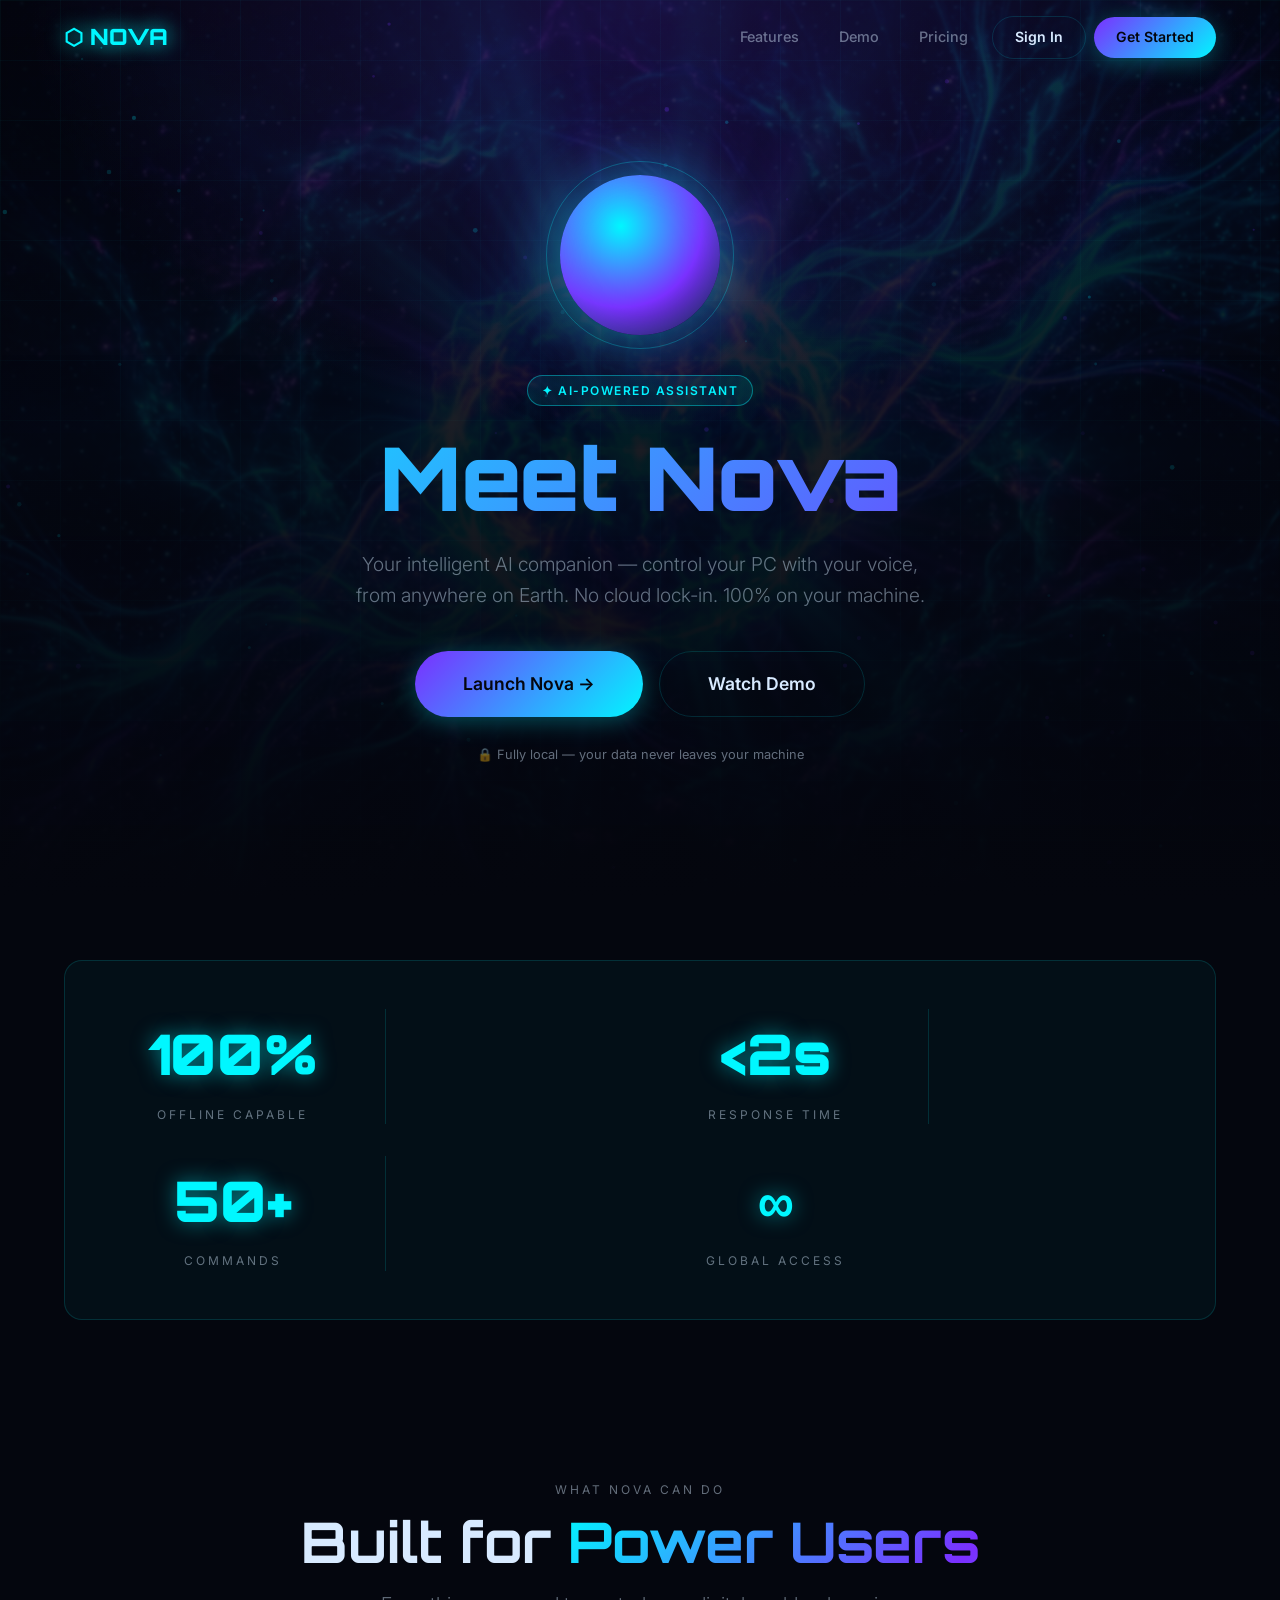
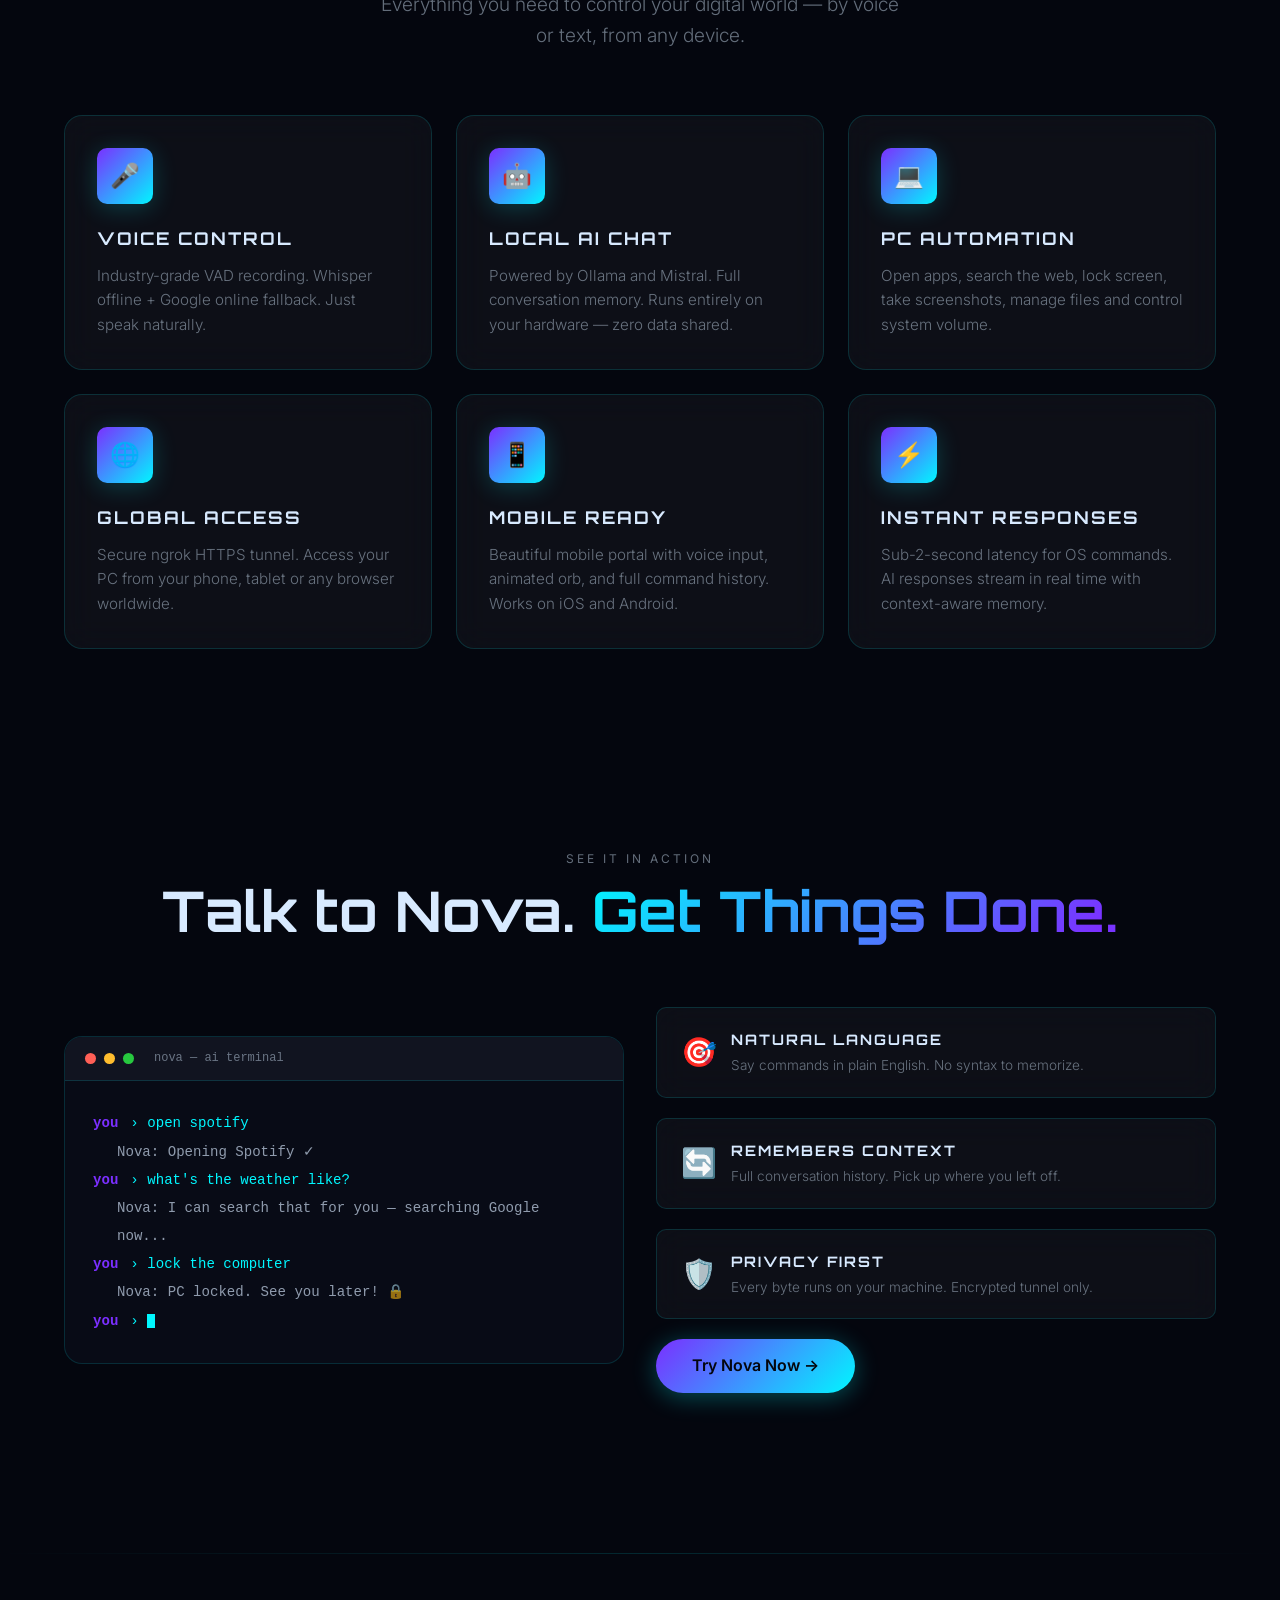
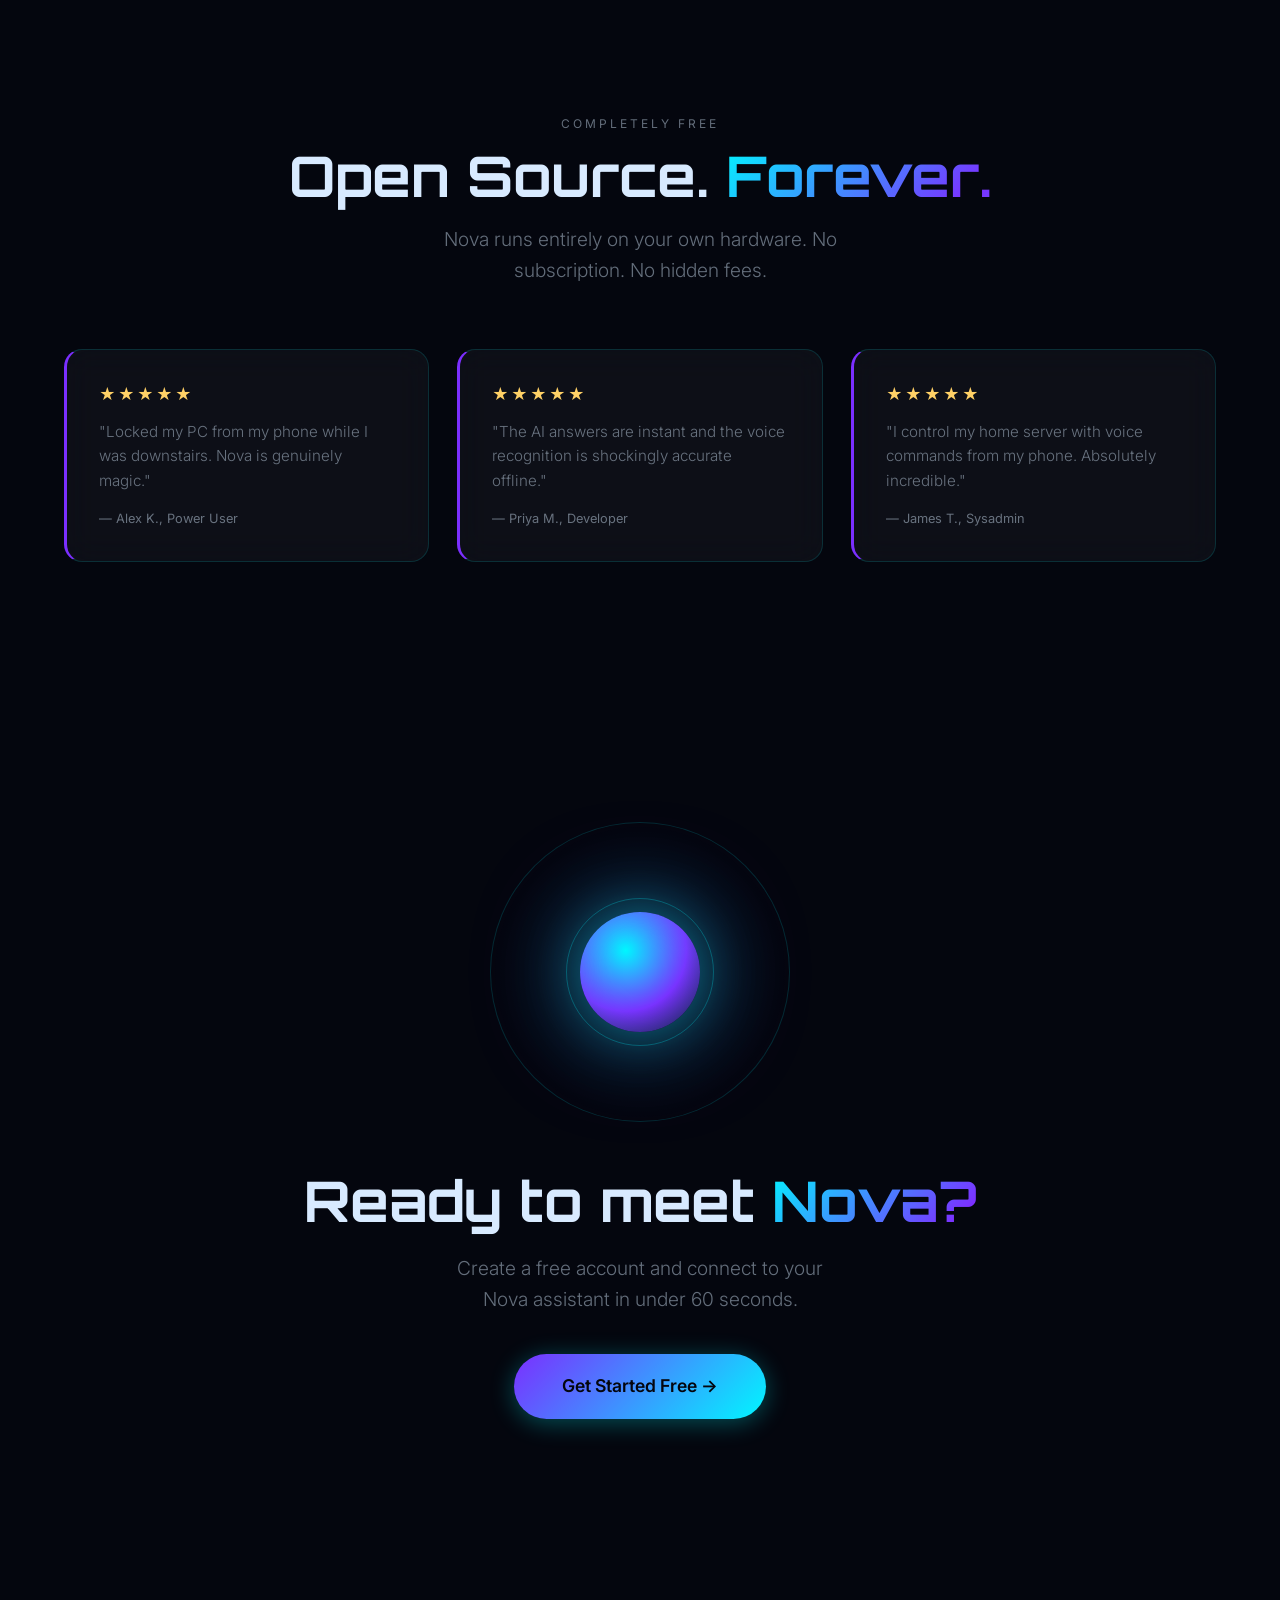
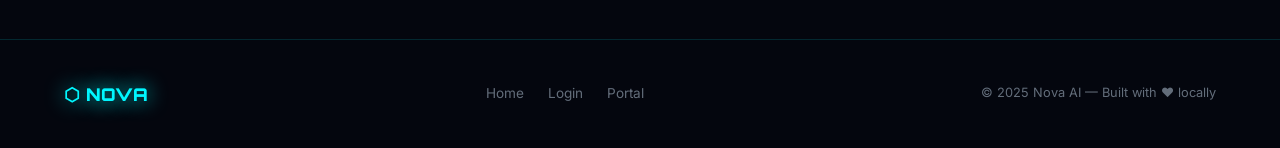
<file: index.html>
<!DOCTYPE html>
<html lang="en">
<head>
  <meta charset="UTF-8"/>
  <meta name="viewport" content="width=device-width, initial-scale=1.0"/>
  <meta name="description" content="Nova — Your personal AI assistant. Control your PC from anywhere with voice commands and intelligent automation."/>
  <title>Nova AI — Your Personal AI Assistant</title>
  <link rel="stylesheet" href="css/style.css"/>
  <style>
    /* ── Hero orb ── */
    .hero-orb-wrap { display:flex; justify-content:center; margin-bottom:40px; }
    .hero-orb {
      width:160px; height:160px; border-radius:50%;
      background: radial-gradient(circle at 38% 32%, #00f7ff 0%, #7b2fff 55%, #04060e 100%);
      box-shadow: 0 0 60px rgba(0,247,255,0.45), 0 0 120px rgba(123,47,255,0.3), inset 0 0 40px rgba(0,247,255,0.15);
      animation: orb-float 5s ease-in-out infinite;
      position:relative;
    }
    .hero-orb::after {
      content:'';
      position:absolute; inset:-14px;
      border-radius:50%;
      border:1.5px solid rgba(0,247,255,0.25);
      animation: orb-ring 3s linear infinite;
    }
    @keyframes orb-float { 0%,100%{transform:translateY(0)} 50%{transform:translateY(-18px)} }
    @keyframes orb-ring  { from{transform:rotate(0deg)} to{transform:rotate(360deg)} }

    /* ── Particle canvas ── */
    #particle-canvas { position:fixed; inset:0; pointer-events:none; z-index:0; opacity:0.55; }

    /* ── Feature cards ── */
    .feat-grid { display:grid; grid-template-columns:repeat(auto-fit,minmax(280px,1fr)); gap:24px; }

    /* ── Stats strip ── */
    .stats-strip { background:rgba(0,247,255,0.04); border:1px solid var(--border); border-radius:var(--r-md); padding:48px; display:grid; grid-template-columns:repeat(4,1fr); gap:32px; text-align:center; }
    .stat-divider { width:1px; background:var(--border); }

    /* ── Demo card ── */
    .demo-terminal {
      background:#080b16; border:1px solid var(--border); border-radius:var(--r-md);
      padding:0; overflow:hidden; position:relative;
    }
    .term-bar { background:#111420; padding:12px 20px; display:flex; align-items:center; gap:8px; border-bottom:1px solid var(--border); }
    .term-dot { width:11px; height:11px; border-radius:50%; }
    .term-body { padding:28px; font-family:'Courier New',monospace; font-size:0.88rem; line-height:2; min-height:200px; }
    .term-line { display:flex; gap:12px; }
    .term-prompt { color:var(--violet); font-weight:700; }
    .term-cmd    { color:var(--cyan); }
    .term-reply  { color:rgba(216,234,255,0.65); padding-left:24px; }
    .term-cursor { display:inline-block; width:8px; height:1em; background:var(--cyan); animation:blink 1s step-end infinite; vertical-align:middle; }
    @keyframes blink { 50%{opacity:0} }

    /* ── CTA section ── */
    .cta-wrap { text-align:center; padding:100px 0; }
    .cta-glow-ring {
      width:300px; height:300px; border-radius:50%; margin:0 auto 48px;
      background: radial-gradient(circle, rgba(0,247,255,0.12) 0%, transparent 70%);
      border:1px solid rgba(0,247,255,0.15);
      display:flex; align-items:center; justify-content:center;
      animation: pulse-ring 3s ease-in-out infinite;
    }
    @keyframes pulse-ring { 0%,100%{box-shadow:0 0 0 0 rgba(0,247,255,0.15)} 50%{box-shadow:0 0 0 30px rgba(0,247,255,0)} }

    /* ── Testimonials ── */
    .testimonial-card { border-left:3px solid var(--violet); }
    .stars { color:#ffd166; letter-spacing:2px; margin-bottom:12px; }

    @media(max-width:900px){ .stats-strip { grid-template-columns:1fr 1fr; } .stat-divider{display:none;} }
    @media(max-width:600px){ .stats-strip { grid-template-columns:1fr; } }
  </style>
</head>
<body>

<canvas id="particle-canvas"></canvas>

<!-- ════ NAVBAR ════ -->
<nav class="navbar" id="navbar">
  <div class="container flex-between">
    <a href="index.html" class="nav-logo">⬡ NOVA</a>
    <ul class="nav-links" id="nav-links">
      <li><a href="#features"  class="nav-link">Features</a></li>
      <li><a href="#demo"      class="nav-link">Demo</a></li>
      <li><a href="#pricing"   class="nav-link">Pricing</a></li>
      <li><a href="login.html" class="btn btn-outline" style="padding:9px 22px;font-size:0.88rem">Sign In</a></li>
      <li><a href="login.html#register" class="btn btn-primary" style="padding:9px 22px;font-size:0.88rem">Get Started</a></li>
    </ul>
    <div class="nav-hamburger" id="hamburger" onclick="toggleMenu()">
      <span></span><span></span><span></span>
    </div>
  </div>
</nav>

<!-- ════ HERO ════ -->
<section class="hero" id="home">
  <img src="assets/nova-bg.png" class="hero-video" alt="Nova background"/>
  <div class="hero-overlay"></div>
  <div class="hero-content">
    <div class="container" style="text-align:center;padding-top:120px;padding-bottom:80px;">
      <div class="hero-orb-wrap">
        <div class="hero-orb"></div>
      </div>
      <div class="badge badge-cyan reveal visible" style="margin:0 auto 24px;width:fit-content;">
        ✦ AI-Powered Assistant
      </div>
      <h1 class="display-1 gradient-text reveal visible" style="margin-bottom:24px;">
        Meet Nova
      </h1>
      <p class="lead reveal visible" style="max-width:580px;margin:0 auto 40px;">
        Your intelligent AI companion — control your PC with your voice, from anywhere on Earth. No cloud lock-in. 100% on your machine.
      </p>
      <div style="display:flex;gap:16px;justify-content:center;flex-wrap:wrap;" class="reveal visible">
        <a href="login.html" class="btn btn-primary btn-lg">Launch Nova →</a>
        <a href="#demo" class="btn btn-outline btn-lg">Watch Demo</a>
      </div>
      <p style="margin-top:28px;font-size:0.8rem;color:var(--muted);" class="reveal visible">
        🔒 Fully local — your data never leaves your machine
      </p>
    </div>
  </div>
</section>

<!-- ════ STATS ════ -->
<section class="section-sm">
  <div class="container">
    <div class="stats-strip reveal">
      <div>
        <div class="stat-number">100%</div>
        <div class="caption" style="margin-top:6px;">Offline Capable</div>
      </div>
      <div class="stat-divider"></div>
      <div>
        <div class="stat-number">&lt;2s</div>
        <div class="caption" style="margin-top:6px;">Response Time</div>
      </div>
      <div class="stat-divider"></div>
      <div>
        <div class="stat-number">50+</div>
        <div class="caption" style="margin-top:6px;">Commands</div>
      </div>
      <div class="stat-divider"></div>
      <div>
        <div class="stat-number">∞</div>
        <div class="caption" style="margin-top:6px;">Global Access</div>
      </div>
    </div>
  </div>
</section>

<!-- ════ FEATURES ════ -->
<section class="section" id="features">
  <div class="container">
    <div class="section-label reveal">
      <div class="caption">What Nova Can Do</div>
      <h2 class="display-2">Built for <span class="gradient-text">Power Users</span></h2>
      <p class="lead" style="max-width:520px;margin:0 auto;">Everything you need to control your digital world — by voice or text, from any device.</p>
    </div>
    <div class="feat-grid">
      <div class="card reveal">
        <div class="feat-icon">🎤</div>
        <h3 class="heading" style="margin-bottom:12px;">Voice Control</h3>
        <p class="lead" style="font-size:0.95rem;">Industry-grade VAD recording. Whisper offline + Google online fallback. Just speak naturally.</p>
      </div>
      <div class="card reveal">
        <div class="feat-icon">🤖</div>
        <h3 class="heading" style="margin-bottom:12px;">Local AI Chat</h3>
        <p class="lead" style="font-size:0.95rem;">Powered by Ollama and Mistral. Full conversation memory. Runs entirely on your hardware — zero data shared.</p>
      </div>
      <div class="card reveal">
        <div class="feat-icon">💻</div>
        <h3 class="heading" style="margin-bottom:12px;">PC Automation</h3>
        <p class="lead" style="font-size:0.95rem;">Open apps, search the web, lock screen, take screenshots, manage files and control system volume.</p>
      </div>
      <div class="card reveal">
        <div class="feat-icon">🌐</div>
        <h3 class="heading" style="margin-bottom:12px;">Global Access</h3>
        <p class="lead" style="font-size:0.95rem;">Secure ngrok HTTPS tunnel. Access your PC from your phone, tablet or any browser worldwide.</p>
      </div>
      <div class="card reveal">
        <div class="feat-icon">📱</div>
        <h3 class="heading" style="margin-bottom:12px;">Mobile Ready</h3>
        <p class="lead" style="font-size:0.95rem;">Beautiful mobile portal with voice input, animated orb, and full command history. Works on iOS and Android.</p>
      </div>
      <div class="card reveal">
        <div class="feat-icon">⚡</div>
        <h3 class="heading" style="margin-bottom:12px;">Instant Responses</h3>
        <p class="lead" style="font-size:0.95rem;">Sub-2-second latency for OS commands. AI responses stream in real time with context-aware memory.</p>
      </div>
    </div>
  </div>
</section>

<!-- ════ DEMO ════ -->
<section class="section" id="demo">
  <div class="container">
    <div class="section-label reveal">
      <div class="caption">See It In Action</div>
      <h2 class="display-2">Talk to Nova. <span class="gradient-text">Get Things Done.</span></h2>
    </div>
    <div class="grid-2 gap-8" style="align-items:center;">
      <div class="reveal">
        <div class="demo-terminal">
          <div class="term-bar">
            <div class="term-dot" style="background:#ff5f56;"></div>
            <div class="term-dot" style="background:#ffbd2e;"></div>
            <div class="term-dot" style="background:#27c93f;"></div>
            <span style="margin-left:12px;font-size:0.75rem;color:var(--muted);font-family:'Courier New',monospace;">nova — ai terminal</span>
          </div>
          <div class="term-body" id="demo-terminal">
            <div class="term-line"><span class="term-prompt">you</span><span class="term-cmd">  › open spotify</span></div>
            <div class="term-line"><span class="term-reply">Nova: Opening Spotify ✓</span></div>
            <div class="term-line"><span class="term-prompt">you</span><span class="term-cmd">  › what's the weather like?</span></div>
            <div class="term-line"><span class="term-reply">Nova: I can search that for you — searching Google now...</span></div>
            <div class="term-line"><span class="term-prompt">you</span><span class="term-cmd">  › lock the computer</span></div>
            <div class="term-line"><span class="term-reply">Nova: PC locked. See you later! 🔒</span></div>
            <div class="term-line"><span class="term-prompt">you</span><span class="term-cmd">  › <span class="term-cursor"></span></span></div>
          </div>
        </div>
      </div>
      <div class="reveal" style="display:flex;flex-direction:column;gap:20px;">
        <div class="card card-sm">
          <div style="display:flex;align-items:center;gap:14px;">
            <span style="font-size:1.8rem;">🎯</span>
            <div>
              <div class="heading" style="font-size:0.9rem;margin-bottom:4px;">Natural Language</div>
              <div class="lead" style="font-size:0.85rem;">Say commands in plain English. No syntax to memorize.</div>
            </div>
          </div>
        </div>
        <div class="card card-sm">
          <div style="display:flex;align-items:center;gap:14px;">
            <span style="font-size:1.8rem;">🔄</span>
            <div>
              <div class="heading" style="font-size:0.9rem;margin-bottom:4px;">Remembers Context</div>
              <div class="lead" style="font-size:0.85rem;">Full conversation history. Pick up where you left off.</div>
            </div>
          </div>
        </div>
        <div class="card card-sm">
          <div style="display:flex;align-items:center;gap:14px;">
            <span style="font-size:1.8rem;">🛡️</span>
            <div>
              <div class="heading" style="font-size:0.9rem;margin-bottom:4px;">Privacy First</div>
              <div class="lead" style="font-size:0.85rem;">Every byte runs on your machine. Encrypted tunnel only.</div>
            </div>
          </div>
        </div>
        <a href="login.html" class="btn btn-primary" style="width:fit-content;">Try Nova Now →</a>
      </div>
    </div>
  </div>
</section>

<div class="divider"></div>

<!-- ════ TESTIMONIALS ════ -->
<section class="section" id="pricing">
  <div class="container">
    <div class="section-label reveal">
      <div class="caption">Completely Free</div>
      <h2 class="display-2">Open Source. <span class="gradient-text">Forever.</span></h2>
      <p class="lead" style="max-width:440px;margin:0 auto;">Nova runs entirely on your own hardware. No subscription. No hidden fees.</p>
    </div>
    <div class="grid-3 reveal">
      <div class="card testimonial-card">
        <div class="stars">★★★★★</div>
        <p class="lead" style="font-size:0.95rem;margin-bottom:16px;">"Locked my PC from my phone while I was downstairs. Nova is genuinely magic."</p>
        <div style="font-size:0.8rem;color:var(--muted);">— Alex K., Power User</div>
      </div>
      <div class="card testimonial-card">
        <div class="stars">★★★★★</div>
        <p class="lead" style="font-size:0.95rem;margin-bottom:16px;">"The AI answers are instant and the voice recognition is shockingly accurate offline."</p>
        <div style="font-size:0.8rem;color:var(--muted);">— Priya M., Developer</div>
      </div>
      <div class="card testimonial-card">
        <div class="stars">★★★★★</div>
        <p class="lead" style="font-size:0.95rem;margin-bottom:16px;">"I control my home server with voice commands from my phone. Absolutely incredible."</p>
        <div style="font-size:0.8rem;color:var(--muted);">— James T., Sysadmin</div>
      </div>
    </div>
  </div>
</section>

<!-- ════ CTA ════ -->
<section class="section" style="padding:60px 0 120px;">
  <div class="container">
    <div class="cta-wrap reveal">
      <div class="cta-glow-ring">
        <div class="hero-orb" style="width:120px;height:120px;"></div>
      </div>
      <div class="display-2" style="margin-bottom:20px;">Ready to meet <span class="gradient-text">Nova?</span></div>
      <p class="lead" style="max-width:400px;margin:0 auto 40px;">Create a free account and connect to your Nova assistant in under 60 seconds.</p>
      <a href="login.html" class="btn btn-primary btn-lg">Get Started Free →</a>
    </div>
  </div>
</section>

<!-- ════ FOOTER ════ -->
<footer>
  <div class="container flex-between" style="flex-wrap:wrap;gap:16px;">
    <div class="nav-logo" style="font-size:1.1rem;">⬡ NOVA</div>
    <div style="display:flex;gap:24px;font-size:0.85rem;color:var(--muted);">
      <a href="index.html" style="color:var(--muted);">Home</a>
      <a href="login.html" style="color:var(--muted);">Login</a>
      <a href="dashboard.html" style="color:var(--muted);">Portal</a>
    </div>
    <div style="color:var(--muted);font-size:0.8rem;">© 2025 Nova AI — Built with ♥ locally</div>
  </div>
</footer>

<script>
/* Navbar scroll effect */
const navbar = document.getElementById('navbar');
window.addEventListener('scroll', () => {
  navbar.classList.toggle('scrolled', window.scrollY > 50);
});

/* Hamburger */
function toggleMenu() {
  document.getElementById('nav-links').classList.toggle('open');
}

/* Particle system */
(function() {
  const canvas = document.getElementById('particle-canvas');
  const ctx = canvas.getContext('2d');
  let W, H, particles = [];
  function resize() { W = canvas.width = window.innerWidth; H = canvas.height = window.innerHeight; }
  resize(); window.addEventListener('resize', resize);
  function rand(min,max){ return Math.random()*(max-min)+min; }
  for(let i=0;i<80;i++){
    particles.push({
      x:rand(0,W), y:rand(0,H),
      vx:rand(-0.25,0.25), vy:rand(-0.4,-0.08),
      r:rand(1,2.5), alpha:rand(0.2,0.7),
      color: Math.random()>0.5 ? '0,247,255' : '123,47,255'
    });
  }
  function draw(){
    ctx.clearRect(0,0,W,H);
    particles.forEach(p=>{
      ctx.beginPath();
      ctx.arc(p.x,p.y,p.r,0,Math.PI*2);
      ctx.fillStyle=`rgba(${p.color},${p.alpha})`;
      ctx.fill();
      p.x+=p.vx; p.y+=p.vy;
      if(p.y<-5) p.y=H+5;
      if(p.x<-5) p.x=W+5;
      if(p.x>W+5) p.x=-5;
    });
    requestAnimationFrame(draw);
  }
  draw();
})();

/* Scroll reveal */
const reveals = document.querySelectorAll('.reveal');
const io = new IntersectionObserver((entries)=>{
  entries.forEach(e=>{ if(e.isIntersecting) e.target.classList.add('visible'); });
},{threshold:0.1});
reveals.forEach(r=>io.observe(r));

/* Typed demo animation */
(function(){
  const lines = [
    ['you','open notepad'],['nova','Opening Notepad ✓'],
    ['you','what time is it?'],['nova','It\'s 11:42 PM.'],
    ['you','take a screenshot'],['nova','Screenshot saved to Desktop ✓'],
    ['you','search for best AI tools 2025'],['nova','Searching Google now...'],
  ];
  let li=0;
  setInterval(()=>{
    const t = document.getElementById('demo-terminal');
    if(!t) return;
    const [who,msg]=lines[li%lines.length];
    const div=document.createElement('div');
    div.className='term-line';
    div.innerHTML=`<span class="term-prompt">${who}</span><span class="${who==='you'?'term-cmd':'term-reply'}">  ${who==='you'?'› ':''}${msg}</span>`;
    const cursor = t.querySelector('.term-cursor')?.closest('.term-line');
    if(cursor) t.insertBefore(div,cursor);
    else t.appendChild(div);
    li++;
    if(t.children.length>10){t.removeChild(t.firstChild);}
  },2000);
})();
</script>
</body>
</html>
</file>
<file: css/style.css>
/* =========================================================
   NOVA AI — Design System
   Font: Orbitron (display) + Inter (body)
   Palette: Deep Space + Cyan/Violet neon
   ========================================================= */

@import url('https://fonts.googleapis.com/css2?family=Orbitron:wght@400;600;700;900&family=Inter:wght@300;400;500;600;700&display=swap');

/* ── Tokens ────────────────────────────────────────────── */
:root {
  --cyan:        #00f7ff;
  --violet:      #7b2fff;
  --pink:        #ff2266;
  --bg:          #04060e;
  --bg2:         #080b16;
  --surface:     rgba(255,255,255,0.04);
  --border:      rgba(0,247,255,0.14);
  --text:        #d8eaff;
  --muted:       rgba(216,234,255,0.45);
  --shadow-cyan: 0 0 30px rgba(0,247,255,0.25);
  --shadow-v:    0 0 30px rgba(123,47,255,0.25);
  --r-sm:        10px;
  --r-md:        18px;
  --r-lg:        28px;
  --r-pill:      9999px;
  --transition:  0.28s cubic-bezier(0.4,0,0.2,1);
}

/* ── Reset ─────────────────────────────────────────────── */
*, *::before, *::after { box-sizing: border-box; margin: 0; padding: 0; }
html { scroll-behavior: smooth; }
body {
  background: var(--bg);
  color: var(--text);
  font-family: 'Inter', sans-serif;
  font-size: 16px;
  line-height: 1.6;
  overflow-x: hidden;
}
a { color: var(--cyan); text-decoration: none; }
img, video { max-width: 100%; display: block; }
ul { list-style: none; }

/* ── Typography ─────────────────────────────────────────── */
.display-1 { font-family: 'Orbitron', monospace; font-size: clamp(2.4rem,7vw,5.5rem); font-weight: 900; line-height: 1.08; letter-spacing: -1px; }
.display-2 { font-family: 'Orbitron', monospace; font-size: clamp(1.8rem,5vw,3.5rem); font-weight: 700; line-height: 1.12; }
.display-3 { font-family: 'Orbitron', monospace; font-size: clamp(1.2rem,3vw,2rem); font-weight: 600; }
.heading    { font-family: 'Orbitron', monospace; font-size: 1.1rem; font-weight: 700; letter-spacing: 2px; text-transform: uppercase; }
.caption    { font-size: 0.75rem; letter-spacing: 3px; text-transform: uppercase; color: var(--muted); }
.lead       { font-size: clamp(1rem,2vw,1.2rem); color: var(--muted); font-weight: 300; }

.text-cyan   { color: var(--cyan); }
.text-violet { color: var(--violet); }
.text-pink   { color: var(--pink); }

/* ── Layout ─────────────────────────────────────────────── */
.container  { width: 100%; max-width: 1200px; margin: 0 auto; padding: 0 24px; }
.section    { padding: 100px 0; }
.section-sm { padding: 60px 0; }
.grid-2     { display: grid; grid-template-columns: 1fr 1fr; gap: 32px; }
.grid-3     { display: grid; grid-template-columns: repeat(3,1fr); gap: 28px; }
.flex-center { display: flex; align-items: center; justify-content: center; }
.flex-between { display: flex; align-items: center; justify-content: space-between; }
.gap-4 { gap: 16px; }
.gap-8 { gap: 32px; }

/* ── Glassmorphism Card ──────────────────────────────────── */
.card {
  background: var(--surface);
  border: 1px solid var(--border);
  border-radius: var(--r-md);
  backdrop-filter: blur(16px);
  -webkit-backdrop-filter: blur(16px);
  padding: 32px;
  transition: transform var(--transition), box-shadow var(--transition), border-color var(--transition);
}
.card:hover {
  transform: translateY(-6px);
  box-shadow: var(--shadow-cyan);
  border-color: rgba(0,247,255,0.3);
}
.card-sm { padding: 20px 24px; border-radius: var(--r-sm); }

/* ── Buttons ─────────────────────────────────────────────── */
.btn {
  display: inline-flex; align-items: center; gap: 8px;
  font-family: 'Inter', sans-serif; font-weight: 600;
  border: none; border-radius: var(--r-pill);
  cursor: pointer; transition: transform var(--transition), box-shadow var(--transition);
  text-decoration: none; user-select: none;
}
.btn:hover { transform: translateY(-2px); }
.btn:active { transform: translateY(1px); }

.btn-primary {
  background: linear-gradient(135deg, var(--violet), var(--cyan));
  color: #04060e; font-size: 1rem; padding: 14px 36px;
  box-shadow: 0 4px 24px rgba(0,247,255,0.3);
}
.btn-primary:hover { box-shadow: 0 8px 40px rgba(0,247,255,0.5); }

.btn-outline {
  background: transparent;
  border: 1.5px solid var(--border);
  color: var(--text); font-size: 1rem; padding: 13px 34px;
}
.btn-outline:hover { border-color: var(--cyan); color: var(--cyan); box-shadow: var(--shadow-cyan); }

.btn-ghost { background: transparent; color: var(--muted); font-size: 0.9rem; padding: 10px 20px; }
.btn-ghost:hover { color: var(--cyan); }

.btn-icon { width: 44px; height: 44px; border-radius: 50%; padding: 0; font-size: 1.1rem; }

.btn-lg { font-size: 1.1rem; padding: 18px 48px; }

/* ── Video Hero ──────────────────────────────────────────── */
.hero {
  position: relative;
  min-height: 100vh;
  display: flex;
  align-items: center;
  overflow: hidden;
}
.hero-video {
  position: absolute; inset: 0;
  width: 100%; height: 100%;
  object-fit: cover;
  opacity: 0.18;
  filter: blur(1px) saturate(1.8);
  z-index: 0;
}
.hero-overlay {
  position: absolute; inset: 0;
  background: radial-gradient(ellipse 80% 80% at 50% 0%, rgba(123,47,255,0.18) 0%, transparent 60%),
              linear-gradient(180deg, transparent 0%, var(--bg) 100%);
  z-index: 1;
}
.hero-content {
  position: relative;
  z-index: 2;
  width: 100%;
}
/* Animated grid bg */
.hero::before {
  content: '';
  position: absolute; inset: 0; z-index: 0;
  background-image:
    linear-gradient(rgba(0,247,255,0.04) 1px, transparent 1px),
    linear-gradient(90deg, rgba(0,247,255,0.04) 1px, transparent 1px);
  background-size: 60px 60px;
  animation: grid-drift 20s linear infinite;
}
@keyframes grid-drift { from{background-position:0 0} to{background-position:60px 60px} }

/* ── Navbar ──────────────────────────────────────────────── */
.navbar {
  position: fixed; top: 0; left: 0; right: 0; z-index: 1000;
  padding: 16px 0;
  transition: background var(--transition), backdrop-filter var(--transition);
}
.navbar.scrolled {
  background: rgba(4,6,14,0.85);
  backdrop-filter: blur(20px);
  border-bottom: 1px solid var(--border);
}
.nav-logo {
  font-family: 'Orbitron', monospace;
  font-size: 1.4rem; font-weight: 900;
  color: var(--cyan);
  text-shadow: 0 0 20px var(--cyan);
}
.nav-links { display: flex; align-items: center; gap: 8px; }
.nav-link {
  font-size: 0.9rem; font-weight: 500;
  color: var(--muted); padding: 8px 16px;
  border-radius: var(--r-pill);
  transition: color var(--transition), background var(--transition);
}
.nav-link:hover { color: var(--cyan); background: rgba(0,247,255,0.06); }
.nav-hamburger { display: none; flex-direction: column; gap: 5px; cursor: pointer; padding: 8px; z-index: 1001; }
.nav-hamburger span { width: 22px; height: 2px; background: var(--text); border-radius: 2px; transition: transform var(--transition), opacity var(--transition); }
.nav-hamburger.active span:nth-child(1) { transform: translateY(7px) rotate(45deg); }
.nav-hamburger.active span:nth-child(2) { opacity: 0; }
.nav-hamburger.active span:nth-child(3) { transform: translateY(-7px) rotate(-45deg); }

/* ── Glow Text ───────────────────────────────────────────── */
.glow-cyan   { text-shadow: 0 0 20px rgba(0,247,255,0.6), 0 0 60px rgba(0,247,255,0.3); }
.glow-violet { text-shadow: 0 0 20px rgba(123,47,255,0.8), 0 0 60px rgba(123,47,255,0.4); }

/* ── Gradient Text ───────────────────────────────────────── */
.gradient-text {
  background: linear-gradient(135deg, var(--cyan) 0%, var(--violet) 50%, var(--cyan) 100%);
  background-size: 200% auto;
  -webkit-background-clip: text;
  -webkit-text-fill-color: transparent;
  background-clip: text;
  animation: gradient-shift 4s linear infinite;
}
@keyframes gradient-shift { to { background-position: 200% center; } }

/* ── Feature Icon ────────────────────────────────────────── */
.feat-icon {
  width: 56px; height: 56px;
  border-radius: var(--r-sm);
  background: linear-gradient(135deg, var(--violet), var(--cyan));
  display: flex; align-items: center; justify-content: center;
  font-size: 1.5rem; margin-bottom: 20px;
  box-shadow: 0 4px 24px rgba(0,247,255,0.2);
}

/* ── Stat Number ─────────────────────────────────────────── */
.stat-number {
  font-family: 'Orbitron', monospace;
  font-size: clamp(2rem,5vw,3.5rem);
  font-weight: 900;
  color: var(--cyan);
  text-shadow: 0 0 20px rgba(0,247,255,0.5);
}

/* ── Forms ───────────────────────────────────────────────── */
.form-group { margin-bottom: 20px; }
.form-label { display: block; font-size: 0.8rem; letter-spacing: 1.5px; text-transform: uppercase; color: var(--muted); margin-bottom: 8px; }
.form-input {
  width: 100%;
  background: rgba(255,255,255,0.04);
  border: 1px solid var(--border);
  border-radius: var(--r-sm);
  color: var(--text);
  font-family: 'Inter', sans-serif;
  font-size: 0.95rem;
  padding: 14px 18px;
  outline: none;
  transition: border-color var(--transition), box-shadow var(--transition);
}
.form-input:focus {
  border-color: var(--cyan);
  box-shadow: 0 0 0 3px rgba(0,247,255,0.1);
}
.form-input::placeholder { color: rgba(216,234,255,0.3); }

/* ── Divider ─────────────────────────────────────────────── */
.divider { width: 100%; height: 1px; background: linear-gradient(90deg, transparent, var(--border), transparent); margin: 60px 0; }

/* ── Badge ───────────────────────────────────────────────── */
.badge {
  display: inline-flex; align-items: center; gap: 6px;
  padding: 5px 14px; border-radius: var(--r-pill);
  font-size: 0.75rem; letter-spacing: 1.5px; text-transform: uppercase;
  border: 1px solid; font-weight: 600;
}
.badge-cyan   { border-color: rgba(0,247,255,0.4); color: var(--cyan); background: rgba(0,247,255,0.08); }
.badge-violet { border-color: rgba(123,47,255,0.4); color: var(--violet); background: rgba(123,47,255,0.08); }

/* ── Progress / Loader ───────────────────────────────────── */
.dot-loader { display: flex; gap: 6px; align-items: center; }
.dot-loader span {
  width: 8px; height: 8px; border-radius: 50%; background: var(--cyan);
  animation: dot-bounce 1.2s infinite ease-in-out;
}
.dot-loader span:nth-child(2) { animation-delay: 0.2s; }
.dot-loader span:nth-child(3) { animation-delay: 0.4s; }
@keyframes dot-bounce { 0%,80%,100%{transform:scale(0.6);opacity:0.4} 40%{transform:scale(1);opacity:1} }

/* ── Section Labels ──────────────────────────────────────── */
.section-label { text-align: center; margin-bottom: 64px; }
.section-label .caption { margin-bottom: 12px; }
.section-label .display-2 { margin-bottom: 16px; }

/* ── Footer ──────────────────────────────────────────────── */
footer {
  border-top: 1px solid var(--border);
  padding: 40px 0;
  color: var(--muted);
  font-size: 0.85rem;
}

/* ── Scroll Animations ───────────────────────────────────── */
.reveal {
  opacity: 0;
  transform: translateY(30px);
  transition: opacity 0.7s ease, transform 0.7s ease;
}
.reveal.visible { opacity: 1; transform: none; }

/* ── Mobile ──────────────────────────────────────────────── */
@media (max-width: 900px) {
  .grid-2 { grid-template-columns: 1fr; }
  .grid-3 { grid-template-columns: 1fr 1fr; }
}
@media (max-width: 600px) {
  .grid-3 { grid-template-columns: 1fr; }
  .section { padding: 70px 0; }
  .display-1 { font-size: 2.4rem; }
  .nav-links { display: none; }
  .nav-hamburger { display: flex; }
  .nav-links.open { display: flex; flex-direction: column; position: fixed; inset: 0; top: 64px; background: rgba(4,6,14,0.97); padding: 40px 24px; align-items: flex-start; z-index: 999; gap: 4px; }
  .nav-links.open .nav-link { width: 100%; font-size: 1.1rem; padding: 14px 20px; }
  .btn-lg { font-size: 1rem; padding: 16px 32px; }
}
</file>
